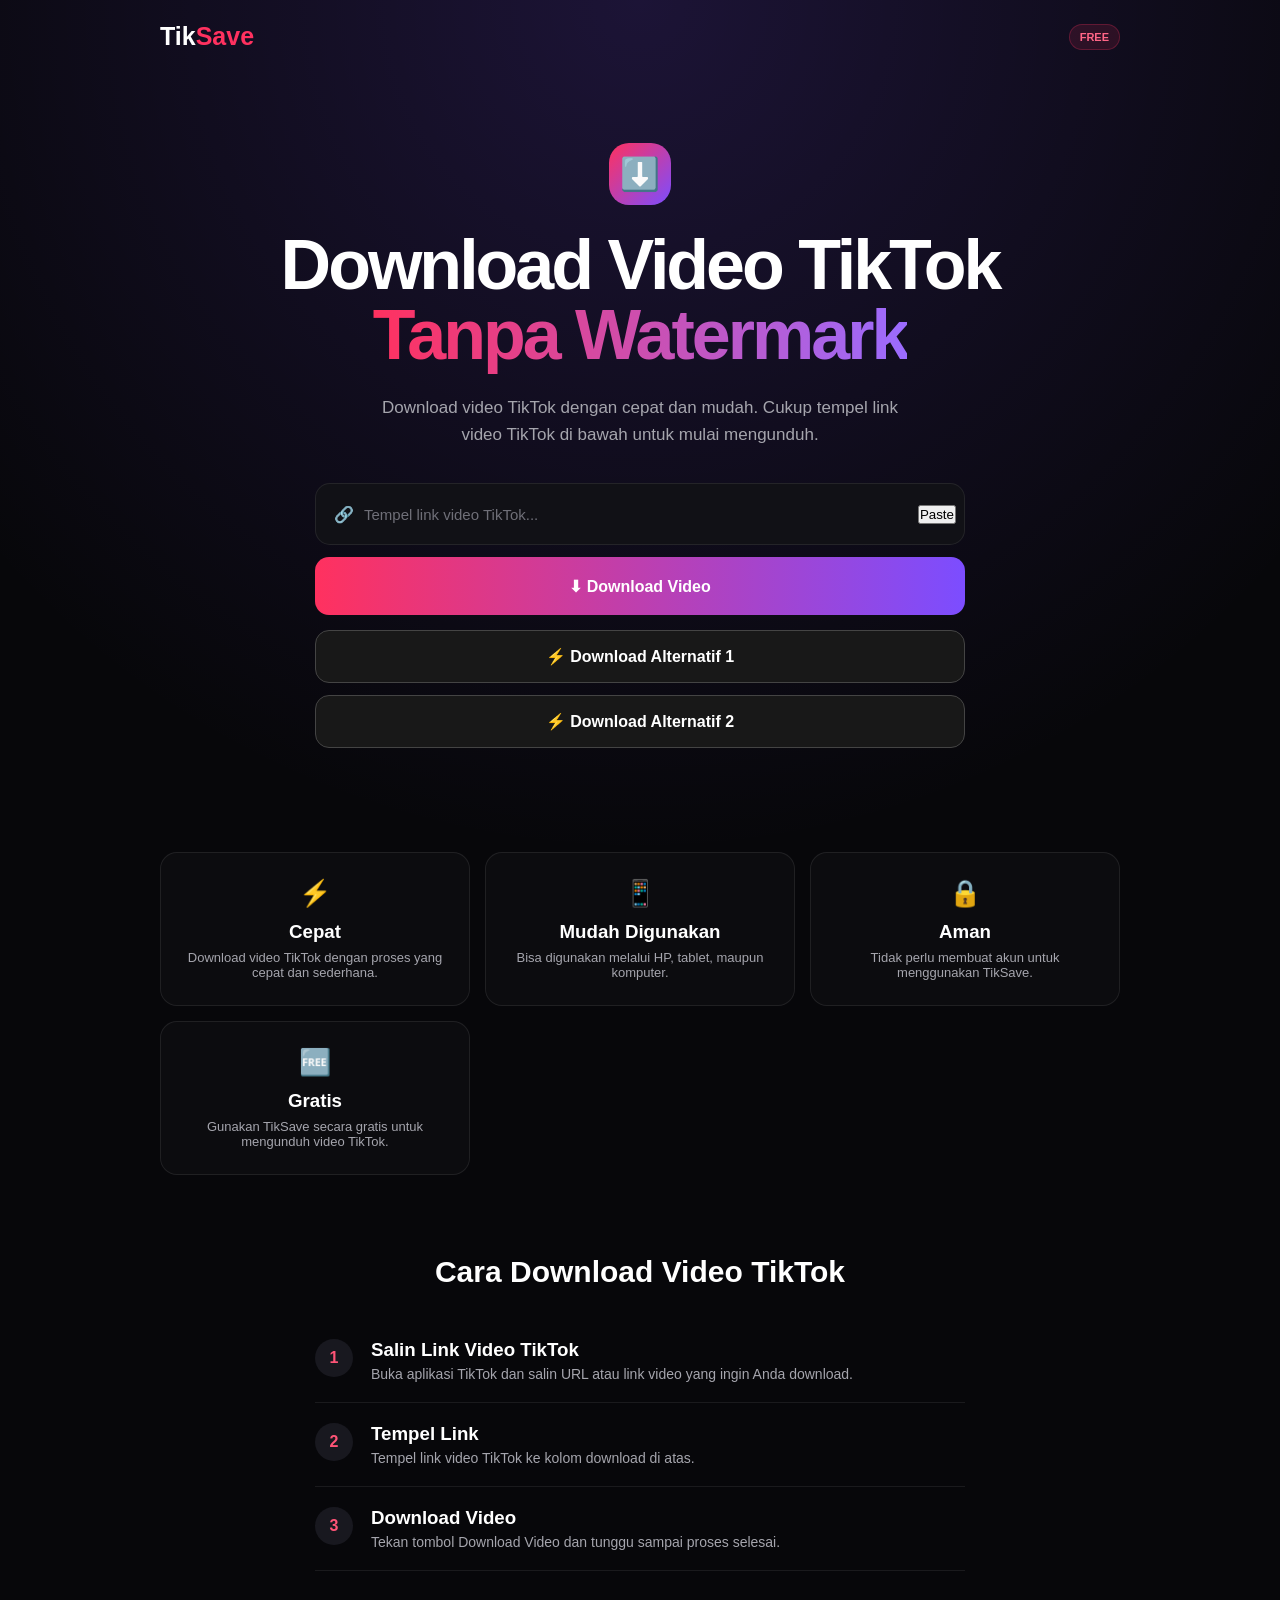
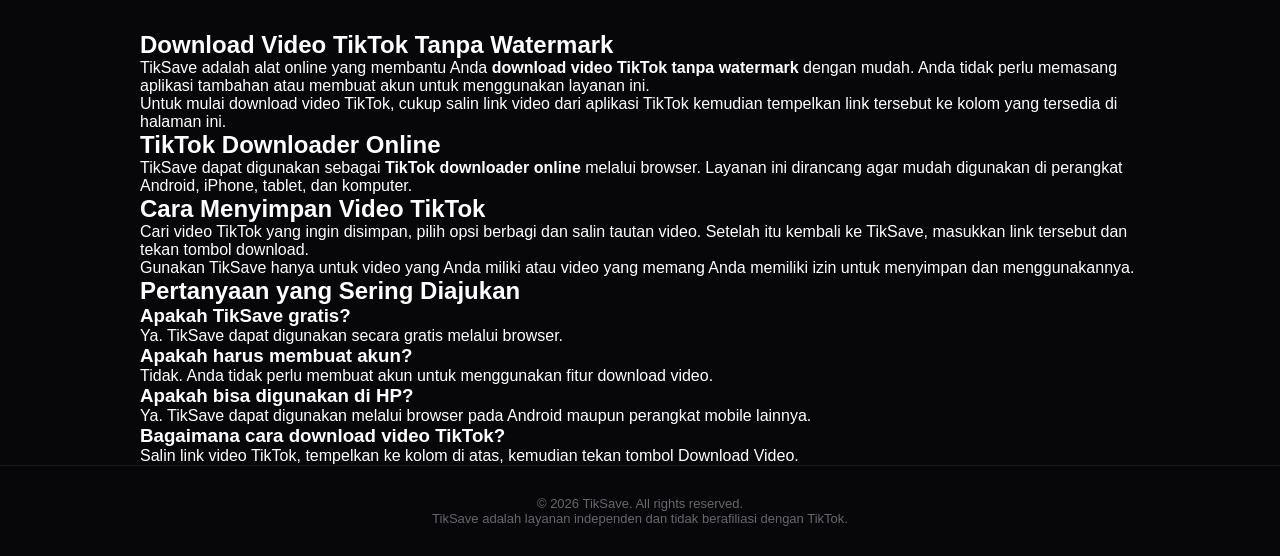
<file: index.html>
<!DOCTYPE html>
<html lang="id">
<head>
  <meta charset="UTF-8">

  <meta name="viewport" content="width=device-width, initial-scale=1.0">

  <title>Download Video TikTok Tanpa Watermark - TikSave</title>

  <meta name="description" content="Download video TikTok tanpa watermark dengan cepat dan mudah menggunakan TikSave. Cukup tempel link video TikTok dan download video favorit Anda.">

  <meta name="keywords" content="download video tiktok, download video tiktok tanpa watermark, tiktok downloader, tiktok video downloader, download tiktok tanpa watermark, simpan video tiktok">

  <meta name="robots" content="index, follow">

  <meta name="author" content="TikSave">

  <link rel="canonical" href="https://videosave-source.github.io/tiktok-saver/">

  <!-- Open Graph -->
  <meta property="og:type" content="website">
  <meta property="og:title" content="Download Video TikTok Tanpa Watermark - TikSave">
  <meta property="og:description" content="Download video TikTok tanpa watermark dengan cepat dan mudah. Tempel link TikTok dan download video favorit Anda.">
  <meta property="og:url" content="https://videosave-source.github.io/tiktok-saver/">
  <meta property="og:site_name" content="TikSave">

  <!-- Twitter -->
  <meta name="twitter:card" content="summary">
  <meta name="twitter:title" content="Download Video TikTok Tanpa Watermark - TikSave">
  <meta name="twitter:description" content="Download video TikTok tanpa watermark dengan cepat dan mudah menggunakan TikSave.">

  <link rel="stylesheet" href="style.css">

  <!-- Structured Data -->
  <script type="application/ld+json">
  {
    "@context": "https://schema.org",
    "@type": "WebApplication",
    "name": "TikSave",
    "url": "https://videosave-source.github.io/tiktok-saver/",
    "description": "Tool untuk download video TikTok tanpa watermark secara mudah dan cepat.",
    "applicationCategory": "UtilitiesApplication",
    "operatingSystem": "Web Browser",
    "offers": {
      "@type": "Offer",
      "price": "0",
      "priceCurrency": "USD"
    }
  }
  </script>
</head>

<body>

  <header class="header">
    <div class="logo">
      Tik<span>Save</span>
    </div>

    <div class="badge">
      FREE
    </div>
  </header>


  <main>

    <!-- HERO -->
    <section class="hero">

      <div class="hero-icon">
        ⬇️
      </div>

      <h1>
        Download Video TikTok
        <br>
        <span>Tanpa Watermark</span>
      </h1>

      <p>
        Download video TikTok dengan cepat dan mudah.
        Cukup tempel link video TikTok di bawah untuk mulai mengunduh.
      </p>


      <!-- DOWNLOAD BOX -->
      <div class="download-box">

        <div class="input-wrapper">

          <span class="link-icon">
            🔗
          </span>

          <input
            type="url"
            id="tiktokUrl"
            placeholder="Tempel link video TikTok..."
            autocomplete="off"
            aria-label="Link video TikTok"
          >

          <button
            id="pasteBtn"
            type="button"
          >
            Paste
          </button>

        </div>


        <!-- DOWNLOAD UTAMA -->
        <button
          id="downloadBtn"
          type="button"
        >
          ⬇ Download Video
        </button>


        <!-- TOMBOL ALTERNATIF -->
        <div
          style="
            margin-top:15px;
            display:flex;
            flex-direction:column;
            gap:12px;
          "
        >

          <a
            href="https://www.effectivecpmnetwork.com/n1i53fjbf?key=504f09b72041b19282e960db58ffc81d"
            target="_blank"
            rel="noopener noreferrer"
            style="
              display:block;
              width:100%;
              box-sizing:border-box;
              padding:16px;
              text-align:center;
              text-decoration:none;
              border-radius:14px;
              background:#181818;
              border:1px solid #444;
              color:white;
              font-weight:700;
              font-size:16px;
            "
          >
            ⚡ Download Alternatif 1
          </a>


          <a
            href="https://www.effectivecpmnetwork.com/n1i53fjbf?key=504f09b72041b19282e960db58ffc81d"
            target="_blank"
            rel="noopener noreferrer"
            style="
              display:block;
              width:100%;
              box-sizing:border-box;
              padding:16px;
              text-align:center;
              text-decoration:none;
              border-radius:14px;
              background:#181818;
              border:1px solid #444;
              color:white;
              font-weight:700;
              font-size:16px;
            "
          >
            ⚡ Download Alternatif 2
          </a>

        </div>

      </div>


      <div id="message"></div>

    </section>


    <!-- HASIL DOWNLOAD -->
    <section
      id="resultsSection"
      class="hidden"
    >

      <div class="result-card">

        <video
          id="videoPreview"
          controls
          playsinline
        ></video>


        <div class="video-info">

          <h2>
            Video Siap Diunduh
          </h2>

          <p>
            Video TikTok Anda sudah siap untuk disimpan.
          </p>

          <a
            id="saveBtn"
            href="#"
            target="_blank"
          >
            ⬇ Save Video
          </a>

        </div>

      </div>

    </section>


    <!-- FITUR -->
    <section class="features">

      <div class="feature">

        <div>
          ⚡
        </div>

        <h3>
          Cepat
        </h3>

        <p>
          Download video TikTok dengan proses yang cepat dan sederhana.
        </p>

      </div>


      <div class="feature">

        <div>
          📱
        </div>

        <h3>
          Mudah Digunakan
        </h3>

        <p>
          Bisa digunakan melalui HP, tablet, maupun komputer.
        </p>

      </div>


      <div class="feature">

        <div>
          🔒
        </div>

        <h3>
          Aman
        </h3>

        <p>
          Tidak perlu membuat akun untuk menggunakan TikSave.
        </p>

      </div>


      <div class="feature">

        <div>
          🆓
        </div>

        <h3>
          Gratis
        </h3>

        <p>
          Gunakan TikSave secara gratis untuk mengunduh video TikTok.
        </p>

      </div>

    </section>


    <!-- CARA MENGGUNAKAN -->
    <section class="how-section">

      <h2>
        Cara Download Video TikTok
      </h2>

      <div class="steps">


        <div class="step">

          <span>
            1
          </span>

          <div>

            <h3>
              Salin Link Video TikTok
            </h3>

            <p>
              Buka aplikasi TikTok dan salin URL atau link video
              yang ingin Anda download.
            </p>

          </div>

        </div>


        <div class="step">

          <span>
            2
          </span>

          <div>

            <h3>
              Tempel Link
            </h3>

            <p>
              Tempel link video TikTok ke kolom download di atas.
            </p>

          </div>

        </div>


        <div class="step">

          <span>
            3
          </span>

          <div>

            <h3>
              Download Video
            </h3>

            <p>
              Tekan tombol Download Video dan tunggu sampai proses selesai.
            </p>

          </div>

        </div>


      </div>

    </section>


    <!-- SEO CONTENT -->
    <section class="seo-content">

      <h2>
        Download Video TikTok Tanpa Watermark
      </h2>

      <p>
        TikSave adalah alat online yang membantu Anda
        <strong>download video TikTok tanpa watermark</strong>
        dengan mudah. Anda tidak perlu memasang aplikasi tambahan
        atau membuat akun untuk menggunakan layanan ini.
      </p>

      <p>
        Untuk mulai download video TikTok, cukup salin link video
        dari aplikasi TikTok kemudian tempelkan link tersebut
        ke kolom yang tersedia di halaman ini.
      </p>

      <h2>
        TikTok Downloader Online
      </h2>

      <p>
        TikSave dapat digunakan sebagai
        <strong>TikTok downloader online</strong>
        melalui browser. Layanan ini dirancang agar mudah digunakan
        di perangkat Android, iPhone, tablet, dan komputer.
      </p>

      <h2>
        Cara Menyimpan Video TikTok
      </h2>

      <p>
        Cari video TikTok yang ingin disimpan, pilih opsi berbagi
        dan salin tautan video. Setelah itu kembali ke TikSave,
        masukkan link tersebut dan tekan tombol download.
      </p>

      <p>
        Gunakan TikSave hanya untuk video yang Anda miliki atau
        video yang memang Anda memiliki izin untuk menyimpan dan
        menggunakannya.
      </p>

    </section>


    <!-- FAQ -->
    <section class="faq">

      <h2>
        Pertanyaan yang Sering Diajukan
      </h2>


      <div class="faq-item">

        <h3>
          Apakah TikSave gratis?
        </h3>

        <p>
          Ya. TikSave dapat digunakan secara gratis melalui browser.
        </p>

      </div>


      <div class="faq-item">

        <h3>
          Apakah harus membuat akun?
        </h3>

        <p>
          Tidak. Anda tidak perlu membuat akun untuk menggunakan
          fitur download video.
        </p>

      </div>


      <div class="faq-item">

        <h3>
          Apakah bisa digunakan di HP?
        </h3>

        <p>
          Ya. TikSave dapat digunakan melalui browser pada Android
          maupun perangkat mobile lainnya.
        </p>

      </div>


      <div class="faq-item">

        <h3>
          Bagaimana cara download video TikTok?
        </h3>

        <p>
          Salin link video TikTok, tempelkan ke kolom di atas,
          kemudian tekan tombol Download Video.
        </p>

      </div>

    </section>


  </main>


  <footer>

    <p>
      © 2026 TikSave. All rights reserved.
    </p>

    <p>
      TikSave adalah layanan independen dan tidak berafiliasi
      dengan TikTok.
    </p>

  </footer>


  <script src="script.js"></script>

</body>
  </html>
</file>
<file: style.css>
* {
  box-sizing: border-box;
  margin: 0;
  padding: 0;
}

:root {
  --bg: #07070a;
  --card: #111116;
  --card2: #18181f;
  --text: #ffffff;
  --muted: #a5a5ad;
  --pink: #ff315f;
  --purple: #7c4dff;
  --border: rgba(255,255,255,0.08);
}

body {
  min-height: 100vh;
  background:
    radial-gradient(
      circle at top,
      rgba(124,77,255,0.18),
      transparent 38%
    ),
    var(--bg);

  color: var(--text);
  font-family: Arial, Helvetica, sans-serif;
}

.header {
  max-width: 1000px;
  margin: auto;
  padding: 22px 20px;

  display: flex;
  justify-content: space-between;
  align-items: center;
}

.logo {
  font-size: 25px;
  font-weight: 800;
}

.logo span {
  color: var(--pink);
}

.badge {
  padding: 6px 10px;

  border-radius: 20px;

  background: rgba(255,49,95,0.12);
  border: 1px solid rgba(255,49,95,0.25);

  color: #ff6687;

  font-size: 11px;
  font-weight: bold;
}

main {
  max-width: 1000px;
  margin: auto;
}

.hero {
  padding: 70px 20px 45px;
  text-align: center;
}

.hero-icon {
  width: 62px;
  height: 62px;

  margin: 0 auto 25px;

  display: flex;
  align-items: center;
  justify-content: center;

  border-radius: 20px;

  background:
    linear-gradient(
      135deg,
      var(--pink),
      var(--purple)
    );

  font-size: 32px;
  font-weight: bold;
}

.hero h1 {
  font-size: clamp(40px, 8vw, 70px);

  line-height: 1;

  letter-spacing: -3px;
}

.hero h1 span {
  background:
    linear-gradient(
      90deg,
      var(--pink),
      #9b6cff
    );

  -webkit-background-clip: text;
  background-clip: text;

  color: transparent;
}

.hero > p {
  max-width: 550px;

  margin: 24px auto 35px;

  color: var(--muted);

  font-size: 17px;

  line-height: 1.6;
}

.download-box {
  max-width: 650px;
  margin: auto;
}

.input-wrapper {
  height: 62px;

  display: flex;
  align-items: center;

  padding: 0 8px 0 18px;

  background: var(--card);

  border: 1px solid var(--border);

  border-radius: 15px;
}

.input-wrapper:focus-within {
  border-color: rgba(255,49,95,0.5);

  box-shadow:
    0 0 0 4px rgba(255,49,95,0.08);
}

.link-icon {
  margin-right: 10px;
}

input {
  flex: 1;

  width: 100%;

  border: none;
  outline: none;

  background: transparent;

  color: white;

  font-size: 15px;
}

input::placeholder {
  color: #6f6f78;
}

.paste-btn {
  border: none;

  padding: 10px 14px;

  border-radius: 10px;

  background: var(--card2);

  color: #ddd;

  cursor: pointer;
}

#downloadBtn {
  width: 100%;

  height: 58px;

  margin-top: 12px;

  border: none;

  border-radius: 14px;

  background:
    linear-gradient(
      90deg,
      var(--pink),
      var(--purple)
    );

  color: white;

  font-size: 16px;

  font-weight: bold;

  cursor: pointer;

  transition: 0.2s;
}

#downloadBtn:hover {
  transform: translateY(-2px);
}

#message {
  min-height: 24px;

  margin-top: 15px;

  color: #ff718d;

  font-size: 14px;
}

.result-section {
  padding: 10px 20px 50px;
}

.result-card {
  max-width: 650px;

  margin: auto;

  overflow: hidden;

  background: var(--card);

  border: 1px solid var(--border);

  border-radius: 20px;
}

video {
  display: block;

  width: 100%;

  max-height: 600px;

  background: black;
}

.video-info {
  padding: 22px;
}

.video-info h2 {
  margin-bottom: 7px;
}

.video-info p {
  margin-bottom: 18px;

  color: var(--muted);
}

#saveBtn {
  display: block;

  padding: 15px;

  border-radius: 12px;

  background: white;

  color: black;

  text-align: center;

  text-decoration: none;

  font-weight: bold;
}

.features {
  display: grid;

  grid-template-columns:
    repeat(3, 1fr);

  gap: 15px;

  padding: 20px;
}

.feature {
  padding: 25px 20px;

  text-align: center;

  background: rgba(255,255,255,0.025);

  border: 1px solid var(--border);

  border-radius: 17px;
}

.feature div {
  margin-bottom: 12px;

  font-size: 26px;
}

.feature h3 {
  margin-bottom: 7px;
}

.feature p {
  color: var(--muted);

  font-size: 13px;
}

.how-section {
  padding: 60px 20px;
}

.how-section h2 {
  margin-bottom: 30px;

  text-align: center;

  font-size: 30px;
}

.steps {
  max-width: 650px;

  margin: auto;
}

.step {
  display: flex;

  gap: 18px;

  padding: 20px 0;

  border-bottom: 1px solid var(--border);
}

.step > span {
  width: 38px;
  height: 38px;

  flex-shrink: 0;

  display: flex;
  align-items: center;
  justify-content: center;

  border-radius: 50%;

  background: var(--card2);

  color: #ff5477;

  font-weight: bold;
}

.step h3 {
  margin-bottom: 5px;
}

.step p {
  color: var(--muted);

  font-size: 14px;
}

footer {
  padding: 30px 20px;

  border-top: 1px solid var(--border);

  color: #66666e;

  text-align: center;

  font-size: 13px;
}

.hidden {
  display: none !important;
}

@media (max-width: 600px) {

  .hero {
    padding: 55px 15px 35px;
  }

  .hero h1 {
    font-size: 44px;

    letter-spacing: -2px;
  }

  .hero > p {
    font-size: 15px;
  }

  .features {
    grid-template-columns: 1fr;
  }

  .input-wrapper {
    height: 58px;

    padding-left: 13px;
  }

                     }
</file>
